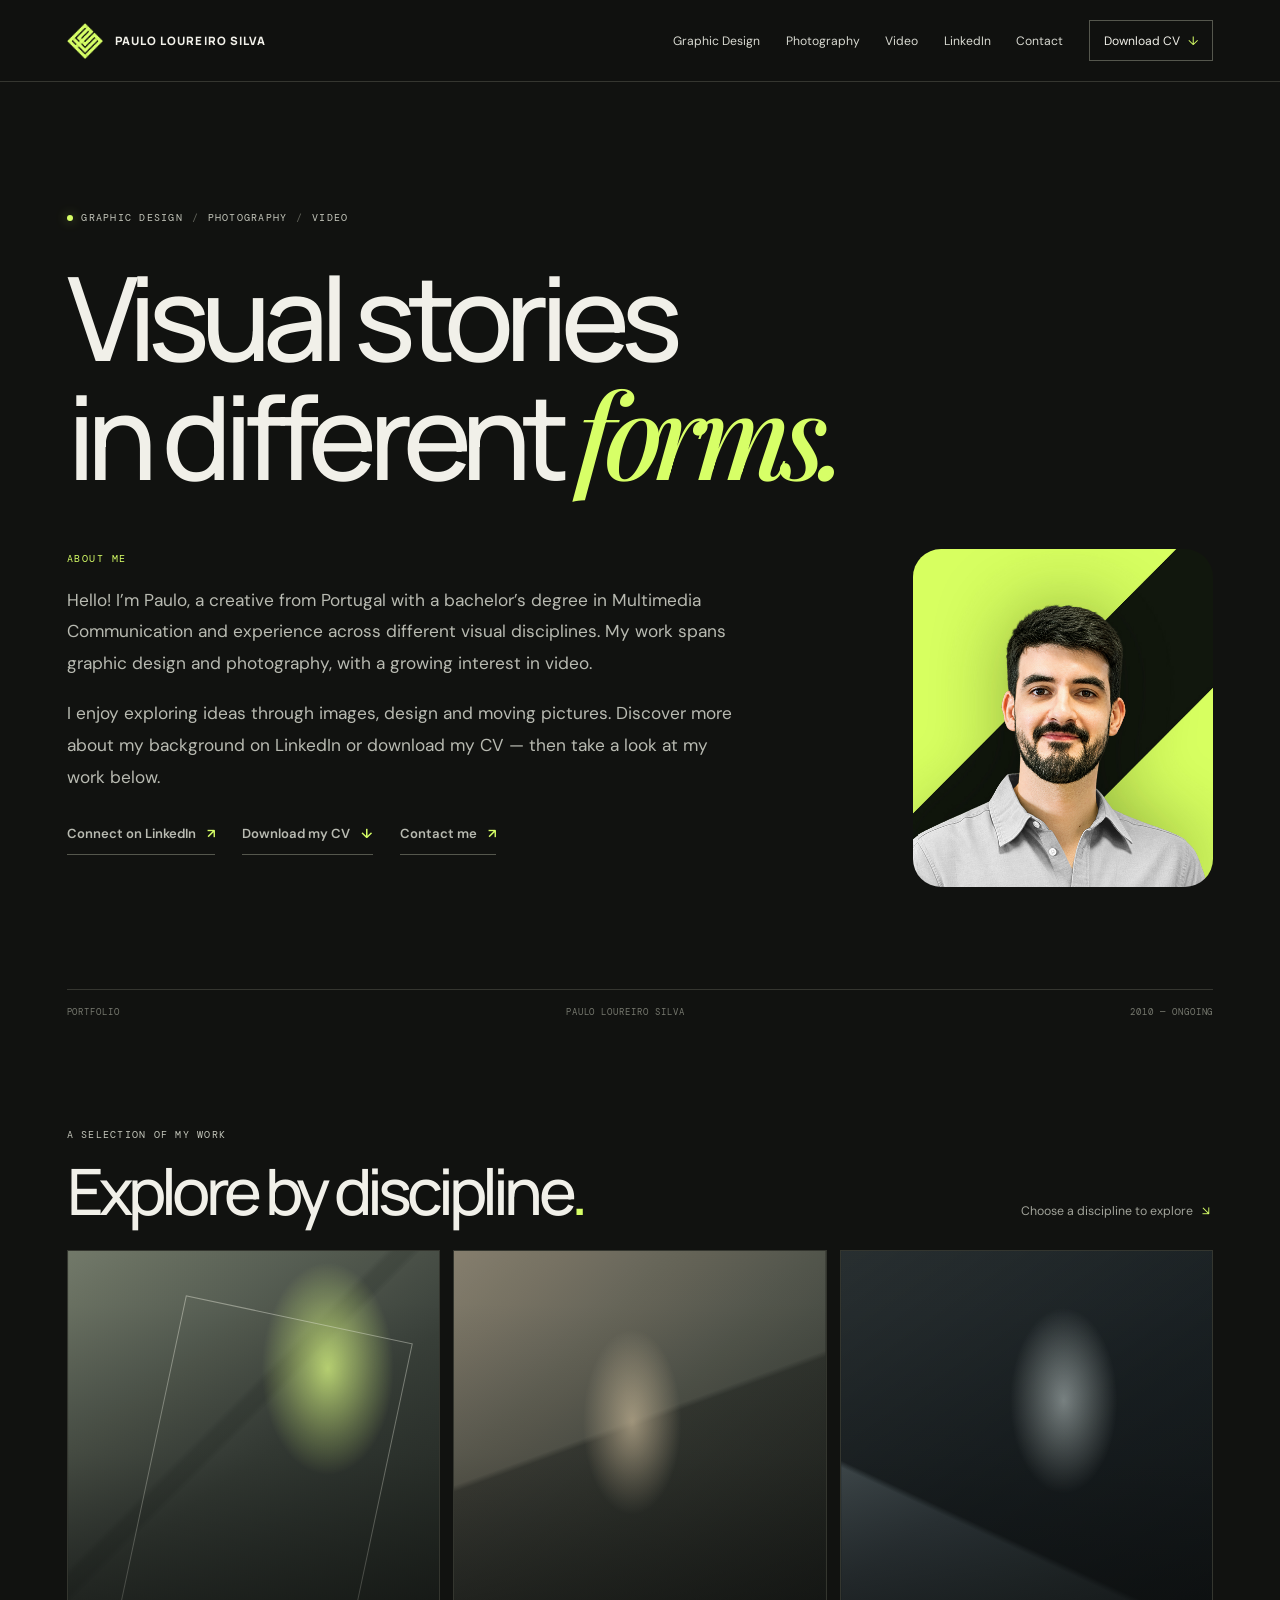
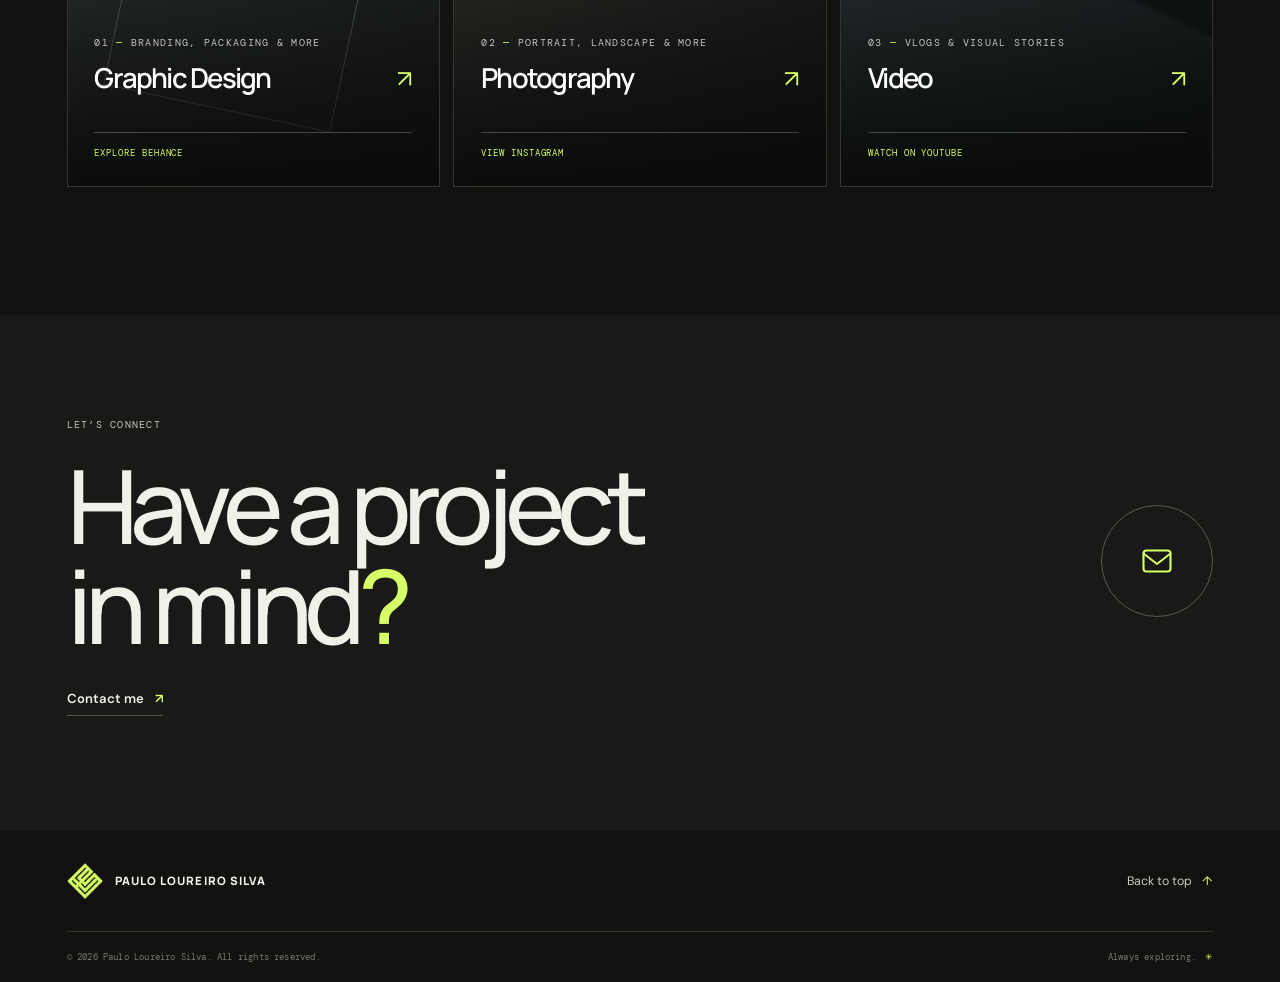
<file: index.html>
<!doctype html>
<html lang="en">
<head>
  <meta charset="utf-8">
  <meta name="viewport" content="width=device-width, initial-scale=1">
  <meta name="description" content="Paulo Loureiro Silva — Graphic design, Photography and Video.">
  <meta name="theme-color" content="#111210">
  <title>Paulo Loureiro Silva — Creative Portfolio</title>
  <link rel="icon" href="files/favicon.png" type="image/png">
  <link rel="stylesheet" href="style.css">
  <script src="script.js" defer></script>
</head>
<body id="top">
  <header class="site-header">
    <a class="brand" href="#top" aria-label="Paulo Loureiro Silva — home">
      <span class="brand-mark" aria-hidden="true"><img src="files/logo.png" alt="" onerror="this.style.display='none';this.parentElement.classList.add('logo-fallback')"><span class="fallback-initials">PLS</span></span>
      <span class="brand-name">PAULO LOUREIRO SILVA</span>
    </a>
    <button class="menu-toggle" aria-expanded="false" aria-controls="site-nav" aria-label="Open navigation">
      <span></span><span></span>
    </button>
    <nav class="site-nav" id="site-nav" aria-label="Main navigation">
      <a href="https://www.behance.net/ploureiros" target="_blank" rel="noreferrer">Graphic Design</a>
      <a href="https://www.instagram.com/myrandomvisions" target="_blank" rel="noreferrer">Photography</a>
      <a href="https://www.youtube.com/@urgetogo" target="_blank" rel="noreferrer">Video</a>
      <a href="https://www.linkedin.com/in/ploureiros/" target="_blank" rel="noreferrer">LinkedIn</a>
      <a href="mailto:pmlrsilva@outlook.com">Contact</a>
      <a class="nav-cv" href="files/cv_paulols.pdf" download>Download CV <span>↓</span></a>
    </nav>
  </header>

  <main>
    <section class="intro section-wrap" aria-labelledby="about-title">
      <p class="eyebrow"><span class="status-dot"></span> GRAPHIC DESIGN <span class="separator">/</span> PHOTOGRAPHY <span class="separator">/</span> VIDEO</p>
      <h1 id="about-title">Visual stories<br>in different <span class="serif-word">forms.</span></h1>
      <div class="intro-bottom">
        <div class="intro-copy">
          <p class="about-label">ABOUT ME</p>
          <p>Hello! I’m Paulo, a creative from Portugal with a bachelor’s degree in Multimedia Communication and experience across different visual disciplines. My work spans graphic design and photography, with a growing interest in video.</p>
          <p>I enjoy exploring ideas through images, design and moving pictures. Discover more about my background on LinkedIn or download my CV — then take a look at my work below.</p>
          <div class="intro-links">
            <a class="text-link" href="https://www.linkedin.com/in/ploureiros/" target="_blank" rel="noreferrer">Connect on LinkedIn <span>↗</span></a>
            <a class="text-link" href="files/cv_paulols.pdf" download>Download my CV <span>↓</span></a>
            <a class="text-link" href="mailto:pmlrsilva@outlook.com">Contact me <span>↗</span></a>
          </div>
        </div>
        <div class="about-side">
          <div class="portrait-frame" role="img" aria-label="Portrait"><img src="files/portrait.jpg" alt="Portrait" onerror="this.style.display='none'"><span class="portrait-hint">Portrait <span>↗</span><small>files/portrait.jpg</small></span></div>
        </div>
      </div>
      <div class="intro-index" aria-hidden="true"><span>PORTFOLIO</span><span>PAULO LOUREIRO SILVA</span><span>2010 — ONGOING</span></div>
    </section>

    <section class="work-section section-wrap" aria-label="Explore my work">
      <div class="section-heading">
        <div>
          <p class="eyebrow">A SELECTION OF MY WORK</p>
          <h2>Explore by discipline<span class="accent">.</span></h2>
        </div>
        <p class="section-note">Choose a discipline to explore <span>↘</span></p>
      </div>

      <div class="work-grid">
        <a class="work-card design-card" id="graphic-design" href="https://www.behance.net/ploureiros" target="_blank" rel="noreferrer" aria-label="Explore Paulo's graphic design on Behance">
          <div class="card-image image-design" role="img" aria-label="Graphic Design Portfolio"></div>
          <div class="card-overlay"></div>
          <div class="card-content">
            <span class="card-number">01 <i>—</i> BRANDING, PACKAGING &amp; MORE</span>
            <div class="card-title-row"><h3>Graphic Design</h3><span class="arrow">↗</span></div>
            <p></p>
            <span class="card-cta">EXPLORE BEHANCE</span>
          </div>
        </a>

        <a class="work-card photo-card" id="photography" href="https://www.instagram.com/myrandomvisions" target="_blank" rel="noreferrer" aria-label="Explore Paulo's photography on Instagram">
          <div class="card-image image-photo" role="img" aria-label="Photography Portfolio"></div>
          <div class="card-overlay"></div>
          <div class="card-content">
            <span class="card-number">02 <i>—</i> PORTRAIT, LANDSCAPE &amp; MORE</span>
            <div class="card-title-row"><h3>Photography</h3><span class="arrow">↗</span></div>
            <p></p>
            <span class="card-cta">VIEW INSTAGRAM</span>
          </div>
        </a>

        <a class="work-card video-card" id="video" href="https://www.youtube.com/@urgetogo" target="_blank" rel="noreferrer" aria-label="Watch Paulo's videos on YouTube">
          <div class="card-image image-video" role="img" aria-label="Video Portfolio"></div>
          <div class="card-overlay"></div>
          <div class="card-content">
            <span class="card-number">03 <i>—</i> VLOGS & VISUAL STORIES</span>
            <div class="card-title-row"><h3>Video</h3><span class="arrow">↗</span></div>
            <p></p>
            <span class="card-cta">WATCH ON YOUTUBE</span>
          </div>
        </a>
      </div>
    </section>

<script async src="https://www.instagram.com/embed.js"></script>

    <section class="closing section-wrap">
      <p class="eyebrow">LET’S CONNECT</p>
      <div class="closing-row">
        <h2>Have a project<br>in mind<span class="accent">?</span></h2>
        <a class="round-link" href="mailto:pmlrsilva@outlook.com" aria-label="Email Paulo" title="Email Paulo"><svg viewBox="0 0 24 24" width="36" height="36" fill="none" stroke="currentColor" stroke-width="1.4" stroke-linecap="round" stroke-linejoin="round" aria-hidden="true"><rect x="3" y="5" width="18" height="14" rx="2"/><path d="m3 7 9 7 9-7"/></svg></a>
      </div>
      <a class="text-link closing-link" href="mailto:pmlrsilva@outlook.com">Contact me <span>↗</span></a>
    </section>
  </main>

  <footer class="site-footer">
    <div class="footer-top">
      <a class="brand footer-brand" href="#top" aria-label="Back to top">
        <span class="brand-mark" aria-hidden="true"><img src="files/logo.png" alt="" onerror="this.style.display='none';this.parentElement.classList.add('logo-fallback')"><span class="fallback-initials">PLS</span></span>
        <span class="brand-name">PAULO LOUREIRO SILVA</span>
      </a>
      <a class="back-top" href="#top">Back to top <span>↑</span></a>
    </div>
    <div class="footer-bottom">
      <p>© <span id="year"></span> Paulo Loureiro Silva. All rights reserved.</p>
      <p>Always exploring. <span class="footer-star">✳</span></p>
    </div>
  </footer>
</body>
</html>
</file>
<file: style.css>
@import url('https://fonts.googleapis.com/css2?family=DM+Mono:wght@400;500&family=DM+Sans:wght@400;500;600;700&family=Manrope:wght@400;500;600;700;800&family=Playfair+Display:ital,wght@1,500&display=swap');

:root {
  --bg: #111210;
  --panel: #191a17;
  --panel-light: #20211d;
  --ink: #f1f0e9;
  --muted: #a1a39a;
  --line: #353630;
  --accent: #d7ff67;
  --gutter: clamp(1.25rem, 5.2vw, 5.75rem);
}
* { box-sizing: border-box; }
html { scroll-behavior: smooth; scroll-padding-top: 100px; }
body { margin: 0; background: var(--bg); color: var(--ink); font-family: "DM Sans", sans-serif; }
a { color: inherit; }
.site-header {
  min-height: 82px; padding: 1rem var(--gutter); display: flex; align-items: center;
  justify-content: space-between; gap: 2rem; border-bottom: 1px solid var(--line);
  background: rgba(17,18,16,.91); position: sticky; top: 0; z-index: 10; backdrop-filter: blur(16px);
}
.brand { display: inline-flex; align-items: center; gap: .75rem; text-decoration: none; flex-shrink: 0; }
.brand-mark { width: 36px; height: 36px; display: grid; place-items: center; border: 1px solid #6b6d61; color: var(--accent); font-family: "DM Mono", monospace; font-size: .65rem; font-weight: 500; letter-spacing: -.04em; }
.brand-name { font-family: Manrope, sans-serif; font-size: .72rem; font-weight: 800; letter-spacing: .095em; }
.site-nav { display: flex; align-items: center; gap: clamp(.9rem, 2vw, 1.8rem); }
.site-nav a { color: #d8d9d1; font-size: .76rem; text-decoration: none; transition: color .2s ease; white-space: nowrap; }
.site-nav a:hover { color: var(--accent); }
.external { color: var(--accent); }
.site-nav .nav-cv { border: 1px solid #55574d; padding: .72rem .9rem; color: var(--ink); }
.nav-cv span { color: var(--accent); margin-left: .3rem; }
.menu-toggle { display: none; }
.section-wrap { padding-left: var(--gutter); padding-right: var(--gutter); }
.intro { padding-top: clamp(5rem, 10vw, 9rem); padding-bottom: clamp(3.5rem, 6vw, 5.5rem); }
.eyebrow { display: flex; align-items: center; gap: .55rem; font-family: "DM Mono", monospace; font-size: .65rem; line-height: 1.6; font-weight: 400; letter-spacing: .12em; color: #c4c6bb; margin: 0; }
.status-dot { width: 6px; height: 6px; background: var(--accent); border-radius: 50%; box-shadow: 0 0 12px rgba(215,255,103,.45); }
.separator { color: #62645b; }
h1, h2, h3, p { margin-top: 0; }
h1, .section-heading h2, .closing h2 { font-family: Manrope, sans-serif; font-weight: 500; letter-spacing: -.075em; }
h1 { font-size: clamp(3.6rem, 9.1vw, 8.6rem); line-height: .99; margin: 2rem 0 3.5rem; }
.serif-word { font-family: "Playfair Display", serif; font-weight: 500; font-style: italic; color: var(--accent); letter-spacing: -.08em; }
.intro-bottom { display: grid; grid-template-columns: minmax(0, 1.2fr) minmax(220px, .45fr); gap: 4rem; align-items: end; max-width: 1050px; }
.intro-copy { max-width: 720px; color: #b8bab1; font-size: clamp(.98rem, 1.35vw, 1.15rem); line-height: 1.85; }
.intro-copy p:last-child { margin-bottom: 0; }
.intro-copy .about-label { font-family: "DM Mono", monospace; font-size: .65rem; letter-spacing: .15em; color: var(--accent); margin-bottom: 1rem; }
.intro-links { display: flex; flex-direction: column; gap: 1rem; align-items: flex-start; padding-bottom: .3rem; }
.text-link { font-size: .82rem; font-weight: 600; text-decoration: none; border-bottom: 1px solid #55574d; padding-bottom: .45rem; transition: border-color .2s ease, color .2s ease; }
.text-link:hover { color: var(--accent); border-color: var(--accent); }
.text-link span { color: var(--accent); margin-left: .5rem; }
.intro-index { display: flex; justify-content: space-between; gap: 1rem; border-top: 1px solid var(--line); margin-top: clamp(4rem, 8vw, 7rem); padding-top: 1rem; color: #77796f; font-family: "DM Mono", monospace; font-size: .59rem; letter-spacing: .1em; }
.work-section { padding-top: 2rem; padding-bottom: clamp(5rem, 10vw, 9rem); }
.section-heading { display: flex; justify-content: space-between; align-items: end; gap: 2rem; margin-bottom: 1.6rem; }
.section-heading h2 { font-size: clamp(2.4rem, 5vw, 4.5rem); line-height: 1.05; margin: .85rem 0 0; }
.accent { color: var(--accent); }
.section-note { color: var(--muted); font-size: .77rem; margin: 0 .2rem .35rem 0; }
.section-note span { color: var(--accent); margin-left: .4rem; }
.work-grid { display: grid; grid-template-columns: repeat(3, minmax(0, 1fr)); gap: .85rem; }
.work-card { min-height: 535px; position: relative; overflow: hidden; isolation: isolate; text-decoration: none; background: #252722; color: white; border: 1px solid #34362f; }
.card-image, .card-overlay { position: absolute; inset: 0; }
.card-image { z-index: -2; transition: transform .8s cubic-bezier(.2,.7,.2,1), filter .6s ease; background-size: cover; background-position: center; filter: saturate(.78); }
.image-design {
  background-image: radial-gradient(ellipse at 70% 22%, rgba(215,255,103,.86), transparent 18%),
  linear-gradient(135deg, transparent 35%, rgba(13,17,14,.15) 36% 38%, transparent 39%),
  linear-gradient(145deg, #737c67 0%, #39433a 43%, #171b17 100%);
}
.image-design::after { content: ""; position: absolute; width: 62%; height: 74%; top: 12%; left: 20%; border: 1px solid rgba(240,243,225,.42); transform: rotate(12deg); }
.image-photo {
  background-image: radial-gradient(ellipse at 48% 32%, rgba(215,194,150,.8), transparent 18%),
  linear-gradient(160deg, transparent 35%, rgba(14,18,16,.38) 36%),
  linear-gradient(135deg, #8a806a 0%, #4c5146 46%, #171b17 100%);
}
.image-video {
  background-image: radial-gradient(ellipse at 60% 28%, rgba(191,207,205,.65), transparent 17%),
  linear-gradient(25deg, transparent 45%, rgba(12,17,20,.7) 46%),
  linear-gradient(145deg, #667779 0%, #354349 42%, #141a1d 100%);
}
.card-overlay { z-index: -1; background: linear-gradient(180deg, rgba(8,9,8,.02) 10%, rgba(8,9,8,.18) 38%, rgba(8,9,8,.92) 100%); }
.work-card:hover .card-image, .work-card:focus-visible .card-image { transform: scale(1.055); filter: saturate(1.05); }
.card-content { min-height: 535px; display: flex; flex-direction: column; justify-content: flex-end; padding: clamp(1.2rem, 2.1vw, 2rem); }
.card-number { font-family: "DM Mono", monospace; font-size: .62rem; letter-spacing: .13em; color: rgba(255,255,255,.74); margin-bottom: .9rem; }
.card-number i { color: var(--accent); font-style: normal; }
.card-title-row { display: flex; align-items: center; justify-content: space-between; gap: .6rem; }
.card-title-row h3 { font-family: Manrope, sans-serif; font-size: clamp(1.35rem, 2.15vw, 2.1rem); line-height: 1.05; letter-spacing: -.065em; font-weight: 600; margin: 0; }
.arrow { font-size: 1.5rem; color: var(--accent); transition: transform .25s ease; }
.work-card:hover .arrow { transform: translate(3px, -3px); }
.card-content p { font-size: .76rem; color: rgba(255,255,255,.7); margin: .75rem 0 1.6rem; }
.card-cta { font-family: "DM Mono", monospace; font-size: .58rem; letter-spacing: .1em; color: var(--accent); border-top: 1px solid rgba(255,255,255,.22); padding-top: .9rem; }
.closing { padding-top: clamp(4rem, 8vw, 7rem); padding-bottom: clamp(5rem, 9vw, 8rem); background: var(--panel); }
.closing-row { display: flex; justify-content: space-between; align-items: center; gap: 2rem; }
.closing h2 { font-size: clamp(3.4rem, 8vw, 7.5rem); line-height: .98; margin: 1.3rem 0 2rem; }
.round-link { width: clamp(64px, 9vw, 112px); height: clamp(64px, 9vw, 112px); border: 1px solid #575a4e; border-radius: 50%; display: grid; place-items: center; color: var(--accent); text-decoration: none; font-size: 2rem; transition: background .25s ease, color .25s ease, transform .25s ease; }
.round-link:hover { background: var(--accent); color: var(--bg); transform: translateY(-3px); }
.closing-link { display: inline-block; }
.site-footer { padding: 2rem var(--gutter) 1.2rem; background: var(--bg); }
.footer-top, .footer-bottom { display: flex; justify-content: space-between; align-items: center; gap: 1.5rem; }
.footer-top { padding-bottom: 2rem; border-bottom: 1px solid var(--line); }
.back-top { font-size: .77rem; text-decoration: none; color: #c9cbc1; }
.back-top span { margin-left: .45rem; color: var(--accent); }
.footer-bottom { padding-top: 1.2rem; font-family: "DM Mono", monospace; font-size: .59rem; letter-spacing: .02em; color: #77796f; }
.footer-bottom p { margin: 0; }
.footer-star { color: var(--accent); margin-left: .25rem; }
:focus-visible { outline: 2px solid var(--accent); outline-offset: 4px; }
@media (max-width: 1000px) {
  .site-nav { gap: .85rem; }
  .site-nav a { font-size: .69rem; }
  .brand-name { font-size: .64rem; }
  .work-card, .card-content { min-height: 450px; }
  .card-title-row h3 { font-size: 1.55rem; }
}
@media (max-width: 760px) {
  .site-header { min-height: 72px; }
  .menu-toggle { width: 42px; height: 42px; display: flex; flex-direction: column; justify-content: center; gap: 6px; align-items: center; border: 1px solid var(--line); background: transparent; cursor: pointer; }
  .menu-toggle span { width: 17px; height: 1px; background: var(--ink); }
  .site-nav { display: none; position: absolute; top: 100%; left: 0; right: 0; padding: 1.25rem var(--gutter) 1.5rem; background: #151613; border-bottom: 1px solid var(--line); align-items: stretch; flex-direction: column; gap: 1.2rem; }
  .site-nav.is-open { display: flex; }
  .site-nav a { font-size: .9rem; }
  .site-nav .nav-cv { align-self: flex-start; }
  .intro { padding-top: 5rem; }
  h1 { font-size: clamp(3.4rem, 13vw, 6rem); margin-bottom: 2.6rem; }
  .intro-bottom { grid-template-columns: 1fr; gap: 2rem; }
  .intro-index { font-size: .5rem; flex-wrap: wrap; }
  .section-heading { align-items: flex-start; flex-direction: column; gap: .8rem; }
  .work-grid { grid-template-columns: 1fr; gap: .9rem; }
  .work-card, .card-content { min-height: 450px; }
  .card-title-row h3 { font-size: 2rem; }
  .closing-row { align-items: flex-end; }
  .closing h2 { font-size: clamp(3.2rem, 12vw, 5.5rem); }
  .footer-bottom { align-items: flex-start; flex-direction: column; gap: .6rem; }
}
@media (prefers-reduced-motion: reduce) {
  html { scroll-behavior: auto; }
  *, *::before, *::after { transition-duration: .01ms !important; animation-duration: .01ms !important; }
}

/* Personal assets and featured work */
.brand-mark img { width: 100%; height: 100%; object-fit: contain; }
.fallback-initials { display: none; }
.logo-fallback .fallback-initials { display: inline; }
.intro-bottom { grid-template-columns: minmax(0, 1.25fr) minmax(260px, .72fr); max-width: 1160px; align-items: start; }
.about-side { display: flex; flex-direction: column; gap: 1.5rem; }
.portrait-frame {
  aspect-ratio: 4 / 4.3;
  max-height: 440px;
  position: relative;
  overflow: hidden;
  border: none;
  border-radius: 28px;
  background: transparent;
}

.portrait-frame img {
  display: block;
  width: 100%;
  height: 100%;
  object-fit: cover;
  position: relative;
  z-index: 1;
}

.portrait-hint {
  position: absolute;
  inset: 0;
  display: flex;
  flex-direction: column;
  align-items: center;
  justify-content: center;
  gap: .6rem;
  font-family: 'DM Mono', monospace;
  letter-spacing: .14em;
  color: var(--accent);
  font-size: .8rem;
}

.portrait-hint span {
  font-size: 1.5rem;
}

.portrait-hint small {
  font-size: .63rem;
  color: var(--muted);
  letter-spacing: .03em;
}
.about-side .intro-links { flex-direction: row; flex-wrap: wrap; gap: 1rem 1.7rem; }
.social-feed { padding-top: clamp(4rem, 8vw, 7rem); padding-bottom: clamp(5rem, 9vw, 8rem); border-top: 1px solid var(--line); }
.feed-grid { display: grid; grid-template-columns: repeat(3, minmax(0, 1fr)); gap: .85rem; }
.feed-card { background: var(--panel); border: 1px solid var(--line); min-width: 0; }
.feed-preview { position: relative; display: block; height: clamp(190px, 24vw, 315px); overflow: hidden; background-size: cover; background-position: center; }
.feed-preview img { width: 100%; height: 100%; object-fit: cover; position: relative; z-index: 1; transition: transform .4s ease; }
.feed-preview:hover img { transform: scale(1.04); }
.instagram-preview { background: radial-gradient(circle at 35% 35%,#a99c7b,transparent 30%),linear-gradient(135deg,#494f43,#181c1b); }
.behance-preview { background: radial-gradient(circle at 70% 30%,#acb97e,transparent 28%),linear-gradient(145deg,#525c49,#1c241f); }
.youtube-preview { background: radial-gradient(circle at 40% 30%,#81999b,transparent 30%),linear-gradient(145deg,#364a51,#161b1c); }
.feed-preview-label { position: absolute; bottom: 1rem; left: 1rem; z-index: 2; font: .65rem 'DM Mono',monospace; letter-spacing: .12em; padding: .55rem .7rem; background: rgba(17,18,16,.84); color: var(--accent); }
.play-symbol { position: absolute; top: 50%; left: 50%; transform: translate(-50%,-50%); z-index: 2; display: grid; place-items: center; width: 60px; height: 60px; border-radius: 50%; background: rgba(17,18,16,.78); color: var(--accent); }
.feed-card-body { padding: 1.5rem; }
.feed-kicker { font: .6rem 'DM Mono',monospace; letter-spacing: .13em; color: var(--accent); }
.feed-card h3 { font: 500 clamp(1.35rem,2.2vw,2rem) Manrope,sans-serif; letter-spacing: -.055em; margin: .85rem 0; }
.feed-card p { color: var(--muted); font-size: .84rem; line-height: 1.65; min-height: 5.5rem; }
.feed-card code { color: #cbd4b5; overflow-wrap: anywhere; }
.feed-card .text-link { display: inline-block; }
@media (max-width: 760px) {
 .intro-bottom { grid-template-columns: 1fr; }
 .about-side { max-width: 450px; }
 .feed-grid { grid-template-columns: 1fr; }
 .feed-preview { height: 280px; }
 .feed-card p { min-height: 0; }
}

/* About Layout */
.brand-mark { border: none; }
.intro-bottom { max-width: none; grid-template-columns: minmax(0, 680px) minmax(180px, 1fr); gap: clamp(2rem, 6vw, 6rem); align-items: start; }
.intro-copy .intro-links { margin-top: 1.8rem; flex-direction: row; flex-wrap: wrap; gap: 1rem 1.7rem; }
.about-side { width: 100%; align-items: flex-end; }
.portrait-frame { width: min(100%, 300px); max-height: none; aspect-ratio: 4 / 4.5; }
@media (max-width: 760px) {
  .intro-bottom { grid-template-columns: 1fr; }
  .about-side { max-width: none; align-items: flex-end; }
  .portrait-frame { width: min(75%, 280px); }
}
</file>
